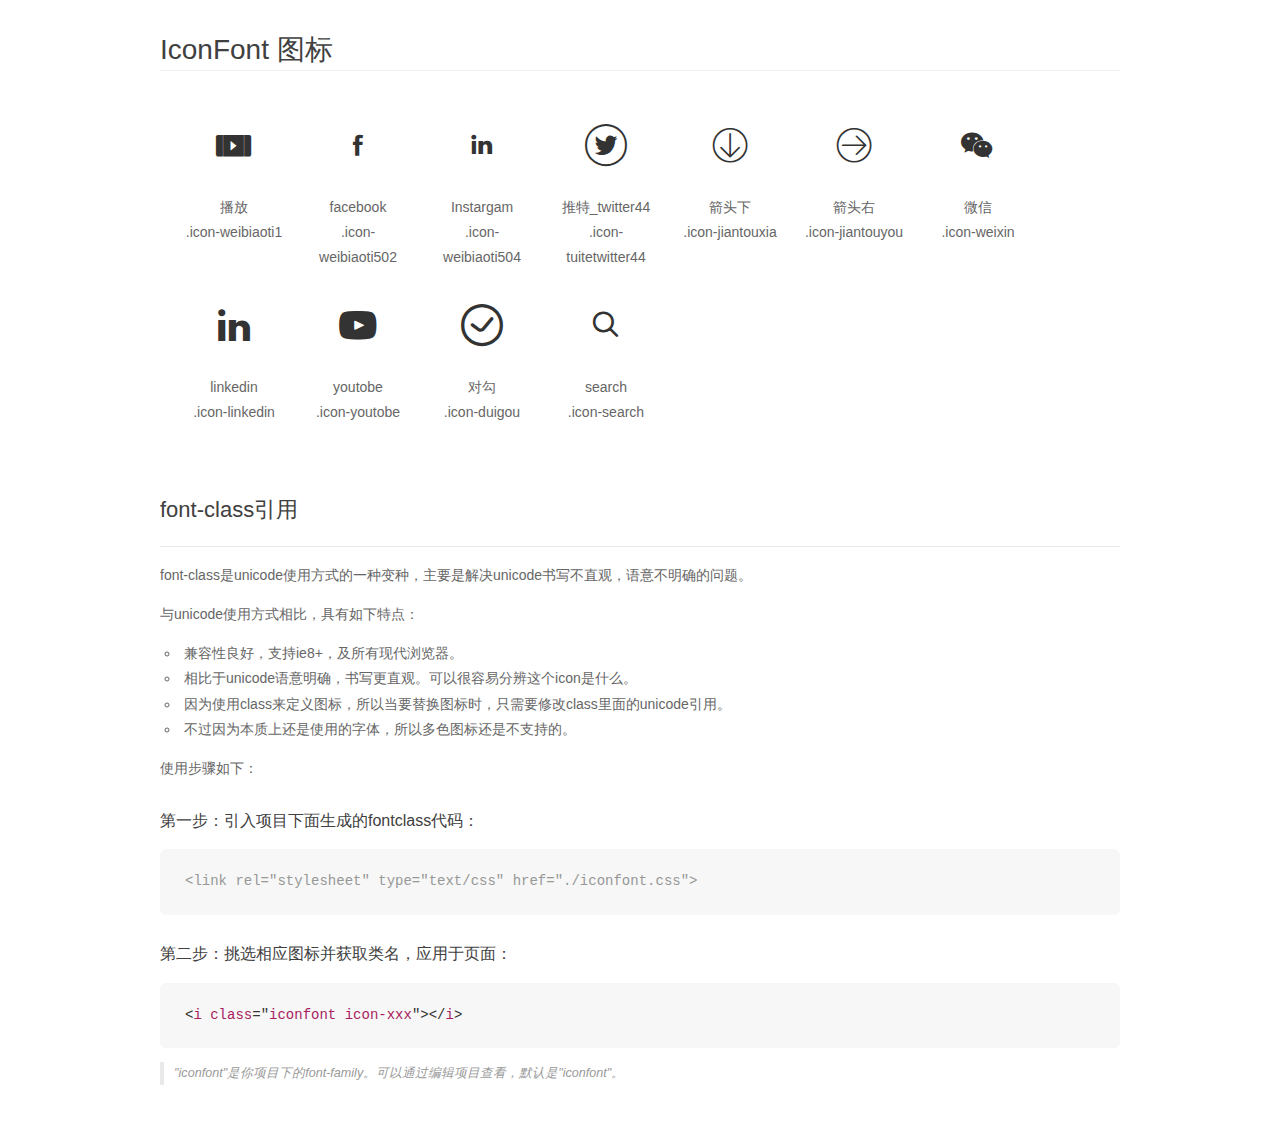
<file: font/demo_fontclass.html>
<!DOCTYPE html>
<html>
<head>
    <meta charset="utf-8"/>
    <title>IconFont</title>
    <link rel="stylesheet" href="demo.css">
    <link rel="stylesheet" href="iconfont.css">
</head>
<body>
    <div class="main markdown">
        <h1>IconFont 图标</h1>
        <ul class="icon_lists clear">
            
                <li>
                <i class="icon iconfont icon-weibiaoti1"></i>
                    <div class="name">播放</div>
                    <div class="fontclass">.icon-weibiaoti1</div>
                </li>
            
                <li>
                <i class="icon iconfont icon-weibiaoti502"></i>
                    <div class="name">facebook</div>
                    <div class="fontclass">.icon-weibiaoti502</div>
                </li>
            
                <li>
                <i class="icon iconfont icon-weibiaoti504"></i>
                    <div class="name">Instargam</div>
                    <div class="fontclass">.icon-weibiaoti504</div>
                </li>
            
                <li>
                <i class="icon iconfont icon-tuitetwitter44"></i>
                    <div class="name">推特_twitter44</div>
                    <div class="fontclass">.icon-tuitetwitter44</div>
                </li>
            
                <li>
                <i class="icon iconfont icon-jiantouxia"></i>
                    <div class="name">箭头下</div>
                    <div class="fontclass">.icon-jiantouxia</div>
                </li>
            
                <li>
                <i class="icon iconfont icon-jiantouyou"></i>
                    <div class="name">箭头右</div>
                    <div class="fontclass">.icon-jiantouyou</div>
                </li>
            
                <li>
                <i class="icon iconfont icon-weixin"></i>
                    <div class="name">微信</div>
                    <div class="fontclass">.icon-weixin</div>
                </li>
            
                <li>
                <i class="icon iconfont icon-linkedin"></i>
                    <div class="name">linkedin</div>
                    <div class="fontclass">.icon-linkedin</div>
                </li>
            
                <li>
                <i class="icon iconfont icon-youtobe"></i>
                    <div class="name">youtobe</div>
                    <div class="fontclass">.icon-youtobe</div>
                </li>
            
                <li>
                <i class="icon iconfont icon-duigou"></i>
                    <div class="name">对勾</div>
                    <div class="fontclass">.icon-duigou</div>
                </li>
            
                <li>
                <i class="icon iconfont icon-search"></i>
                    <div class="name">search</div>
                    <div class="fontclass">.icon-search</div>
                </li>
            
        </ul>

        <h2 id="font-class-">font-class引用</h2>
        <hr>

        <p>font-class是unicode使用方式的一种变种，主要是解决unicode书写不直观，语意不明确的问题。</p>
        <p>与unicode使用方式相比，具有如下特点：</p>
        <ul>
        <li>兼容性良好，支持ie8+，及所有现代浏览器。</li>
        <li>相比于unicode语意明确，书写更直观。可以很容易分辨这个icon是什么。</li>
        <li>因为使用class来定义图标，所以当要替换图标时，只需要修改class里面的unicode引用。</li>
        <li>不过因为本质上还是使用的字体，所以多色图标还是不支持的。</li>
        </ul>
        <p>使用步骤如下：</p>
        <h3 id="-fontclass-">第一步：引入项目下面生成的fontclass代码：</h3>


        <pre><code class="lang-js hljs javascript"><span class="hljs-comment">&lt;link rel="stylesheet" type="text/css" href="./iconfont.css"&gt;</span></code></pre>
        <h3 id="-">第二步：挑选相应图标并获取类名，应用于页面：</h3>
        <pre><code class="lang-css hljs">&lt;<span class="hljs-selector-tag">i</span> <span class="hljs-selector-tag">class</span>="<span class="hljs-selector-tag">iconfont</span> <span class="hljs-selector-tag">icon-xxx</span>"&gt;&lt;/<span class="hljs-selector-tag">i</span>&gt;</code></pre>
        <blockquote>
        <p>"iconfont"是你项目下的font-family。可以通过编辑项目查看，默认是"iconfont"。</p>
        </blockquote>
    </div>
</body>
</html>
</file>
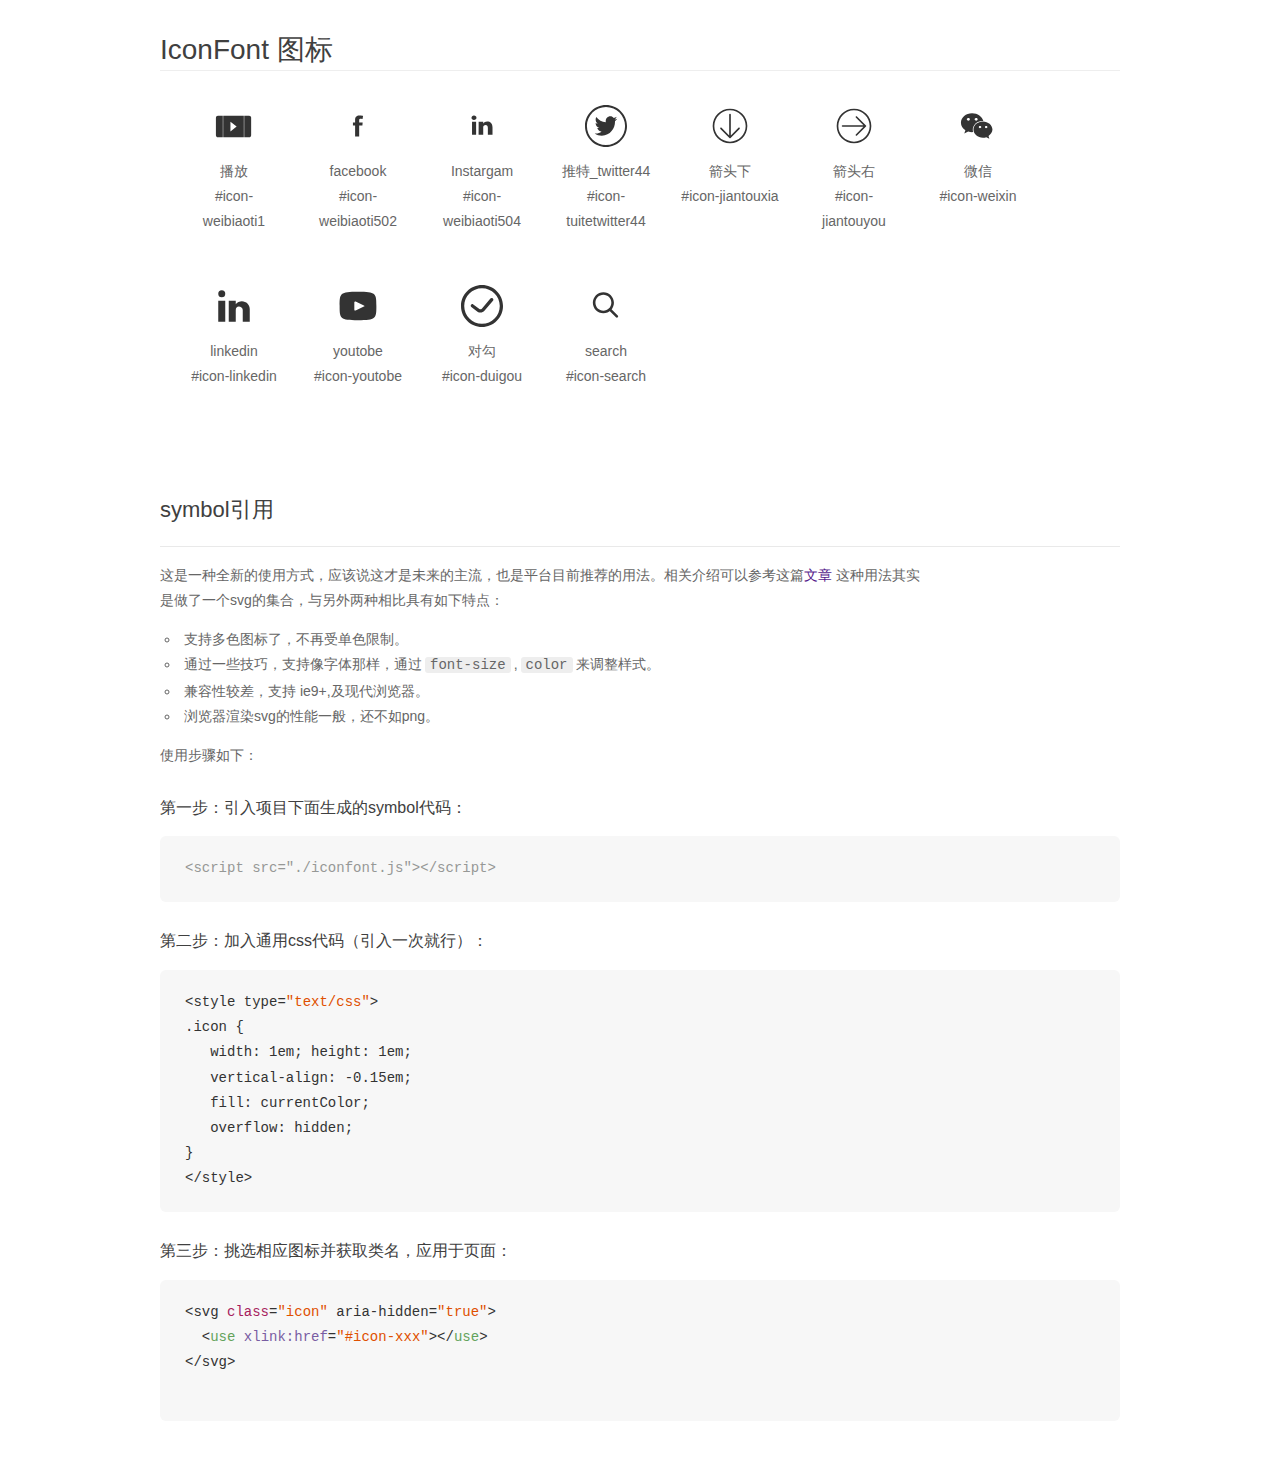
<file: font/demo_symbol.html>
<!DOCTYPE html>
<html>
<head>
    <meta charset="utf-8"/>
    <title>IconFont</title>
    <link rel="stylesheet" href="demo.css">
    <script src="iconfont.js"></script>

    <style type="text/css">
        .icon {
          /* 通过设置 font-size 来改变图标大小 */
          width: 1em; height: 1em;
          /* 图标和文字相邻时，垂直对齐 */
          vertical-align: -0.15em;
          /* 通过设置 color 来改变 SVG 的颜色/fill */
          fill: currentColor;
          /* path 和 stroke 溢出 viewBox 部分在 IE 下会显示
             normalize.css 中也包含这行 */
          overflow: hidden;
        }

    </style>
</head>
<body>
    <div class="main markdown">
        <h1>IconFont 图标</h1>
        <ul class="icon_lists clear">
            
                <li>
                    <svg class="icon" aria-hidden="true">
                        <use xlink:href="#icon-weibiaoti1"></use>
                    </svg>
                    <div class="name">播放</div>
                    <div class="fontclass">#icon-weibiaoti1</div>
                </li>
            
                <li>
                    <svg class="icon" aria-hidden="true">
                        <use xlink:href="#icon-weibiaoti502"></use>
                    </svg>
                    <div class="name">facebook</div>
                    <div class="fontclass">#icon-weibiaoti502</div>
                </li>
            
                <li>
                    <svg class="icon" aria-hidden="true">
                        <use xlink:href="#icon-weibiaoti504"></use>
                    </svg>
                    <div class="name">Instargam</div>
                    <div class="fontclass">#icon-weibiaoti504</div>
                </li>
            
                <li>
                    <svg class="icon" aria-hidden="true">
                        <use xlink:href="#icon-tuitetwitter44"></use>
                    </svg>
                    <div class="name">推特_twitter44</div>
                    <div class="fontclass">#icon-tuitetwitter44</div>
                </li>
            
                <li>
                    <svg class="icon" aria-hidden="true">
                        <use xlink:href="#icon-jiantouxia"></use>
                    </svg>
                    <div class="name">箭头下</div>
                    <div class="fontclass">#icon-jiantouxia</div>
                </li>
            
                <li>
                    <svg class="icon" aria-hidden="true">
                        <use xlink:href="#icon-jiantouyou"></use>
                    </svg>
                    <div class="name">箭头右</div>
                    <div class="fontclass">#icon-jiantouyou</div>
                </li>
            
                <li>
                    <svg class="icon" aria-hidden="true">
                        <use xlink:href="#icon-weixin"></use>
                    </svg>
                    <div class="name">微信</div>
                    <div class="fontclass">#icon-weixin</div>
                </li>
            
                <li>
                    <svg class="icon" aria-hidden="true">
                        <use xlink:href="#icon-linkedin"></use>
                    </svg>
                    <div class="name">linkedin</div>
                    <div class="fontclass">#icon-linkedin</div>
                </li>
            
                <li>
                    <svg class="icon" aria-hidden="true">
                        <use xlink:href="#icon-youtobe"></use>
                    </svg>
                    <div class="name">youtobe</div>
                    <div class="fontclass">#icon-youtobe</div>
                </li>
            
                <li>
                    <svg class="icon" aria-hidden="true">
                        <use xlink:href="#icon-duigou"></use>
                    </svg>
                    <div class="name">对勾</div>
                    <div class="fontclass">#icon-duigou</div>
                </li>
            
                <li>
                    <svg class="icon" aria-hidden="true">
                        <use xlink:href="#icon-search"></use>
                    </svg>
                    <div class="name">search</div>
                    <div class="fontclass">#icon-search</div>
                </li>
            
        </ul>


        <h2 id="symbol-">symbol引用</h2>
        <hr>

        <p>这是一种全新的使用方式，应该说这才是未来的主流，也是平台目前推荐的用法。相关介绍可以参考这篇<a href="">文章</a>
        这种用法其实是做了一个svg的集合，与另外两种相比具有如下特点：</p>
        <ul>
          <li>支持多色图标了，不再受单色限制。</li>
          <li>通过一些技巧，支持像字体那样，通过<code>font-size</code>,<code>color</code>来调整样式。</li>
          <li>兼容性较差，支持 ie9+,及现代浏览器。</li>
          <li>浏览器渲染svg的性能一般，还不如png。</li>
        </ul>
        <p>使用步骤如下：</p>
        <h3 id="-symbol-">第一步：引入项目下面生成的symbol代码：</h3>
        <pre><code class="lang-js hljs javascript"><span class="hljs-comment">&lt;script src="./iconfont.js"&gt;&lt;/script&gt;</span></code></pre>
        <h3 id="-css-">第二步：加入通用css代码（引入一次就行）：</h3>
        <pre><code class="lang-js hljs javascript">&lt;style type=<span class="hljs-string">"text/css"</span>&gt;
.icon {
   width: <span class="hljs-number">1</span>em; height: <span class="hljs-number">1</span>em;
   vertical-align: <span class="hljs-number">-0.15</span>em;
   fill: currentColor;
   overflow: hidden;
}
&lt;<span class="hljs-regexp">/style&gt;</span></code></pre>
        <h3 id="-">第三步：挑选相应图标并获取类名，应用于页面：</h3>
        <pre><code class="lang-js hljs javascript">&lt;svg <span class="hljs-class"><span class="hljs-keyword">class</span></span>=<span class="hljs-string">"icon"</span> aria-hidden=<span class="hljs-string">"true"</span>&gt;<span class="xml"><span class="hljs-tag">
  &lt;<span class="hljs-name">use</span> <span class="hljs-attr">xlink:href</span>=<span class="hljs-string">"#icon-xxx"</span>&gt;</span><span class="hljs-tag">&lt;/<span class="hljs-name">use</span>&gt;</span>
</span>&lt;<span class="hljs-regexp">/svg&gt;
        </span></code></pre>
    </div>
</body>
</html>
</file>
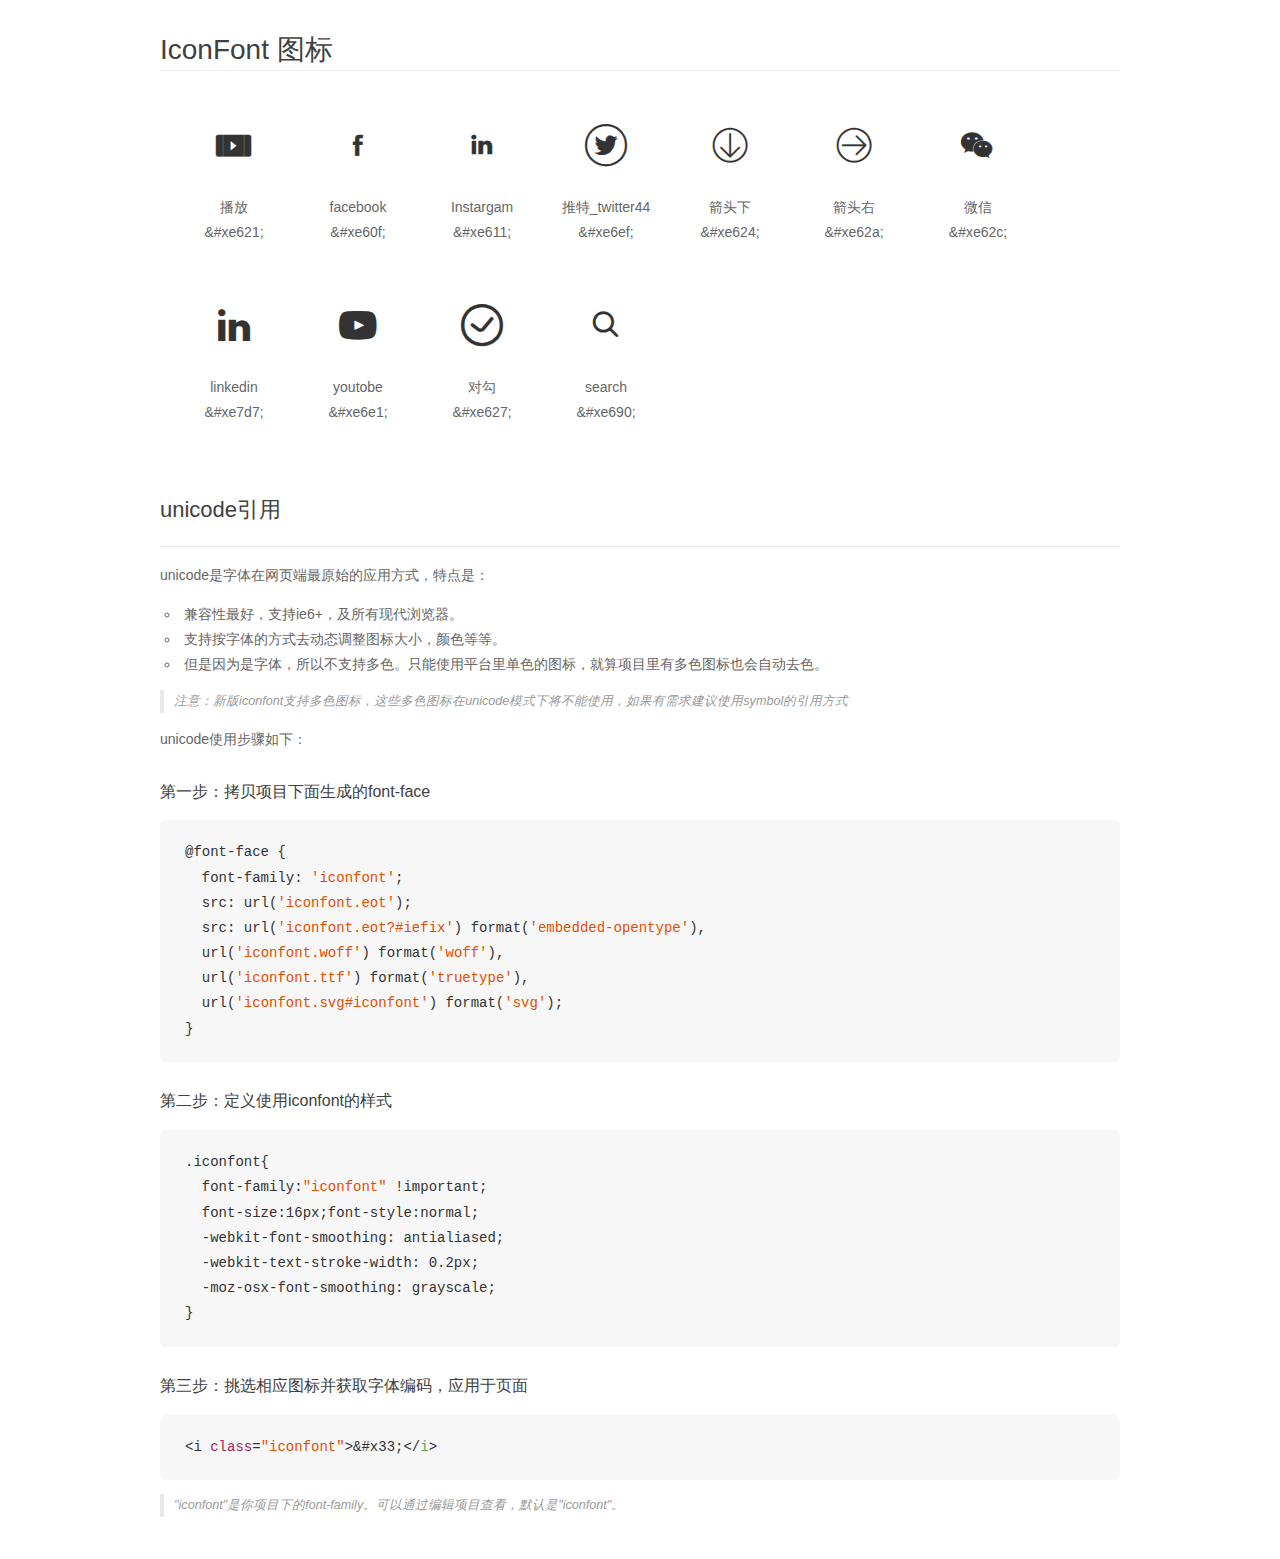
<file: font/demo_unicode.html>
<!DOCTYPE html>
<html>
<head>
    <meta charset="utf-8"/>
    <title>IconFont</title>
    <link rel="stylesheet" href="demo.css">

    <style type="text/css">

        @font-face {font-family: "iconfont";
          src: url('iconfont.eot'); /* IE9*/
          src: url('iconfont.eot#iefix') format('embedded-opentype'), /* IE6-IE8 */
          url('iconfont.woff') format('woff'), /* chrome, firefox */
          url('iconfont.ttf') format('truetype'), /* chrome, firefox, opera, Safari, Android, iOS 4.2+*/
          url('iconfont.svg#iconfont') format('svg'); /* iOS 4.1- */
        }

        .iconfont {
          font-family:"iconfont" !important;
          font-size:16px;
          font-style:normal;
          -webkit-font-smoothing: antialiased;
          -webkit-text-stroke-width: 0.2px;
          -moz-osx-font-smoothing: grayscale;
        }

    </style>
</head>
<body>
    <div class="main markdown">
        <h1>IconFont 图标</h1>
        <ul class="icon_lists clear">
            
                <li>
                <i class="icon iconfont">&#xe621;</i>
                    <div class="name">播放</div>
                    <div class="code">&amp;#xe621;</div>
                </li>
            
                <li>
                <i class="icon iconfont">&#xe60f;</i>
                    <div class="name">facebook</div>
                    <div class="code">&amp;#xe60f;</div>
                </li>
            
                <li>
                <i class="icon iconfont">&#xe611;</i>
                    <div class="name">Instargam</div>
                    <div class="code">&amp;#xe611;</div>
                </li>
            
                <li>
                <i class="icon iconfont">&#xe6ef;</i>
                    <div class="name">推特_twitter44</div>
                    <div class="code">&amp;#xe6ef;</div>
                </li>
            
                <li>
                <i class="icon iconfont">&#xe624;</i>
                    <div class="name">箭头下</div>
                    <div class="code">&amp;#xe624;</div>
                </li>
            
                <li>
                <i class="icon iconfont">&#xe62a;</i>
                    <div class="name">箭头右</div>
                    <div class="code">&amp;#xe62a;</div>
                </li>
            
                <li>
                <i class="icon iconfont">&#xe62c;</i>
                    <div class="name">微信</div>
                    <div class="code">&amp;#xe62c;</div>
                </li>
            
                <li>
                <i class="icon iconfont">&#xe7d7;</i>
                    <div class="name">linkedin</div>
                    <div class="code">&amp;#xe7d7;</div>
                </li>
            
                <li>
                <i class="icon iconfont">&#xe6e1;</i>
                    <div class="name">youtobe</div>
                    <div class="code">&amp;#xe6e1;</div>
                </li>
            
                <li>
                <i class="icon iconfont">&#xe627;</i>
                    <div class="name">对勾</div>
                    <div class="code">&amp;#xe627;</div>
                </li>
            
                <li>
                <i class="icon iconfont">&#xe690;</i>
                    <div class="name">search</div>
                    <div class="code">&amp;#xe690;</div>
                </li>
            
        </ul>
        <h2 id="unicode-">unicode引用</h2>
        <hr>

        <p>unicode是字体在网页端最原始的应用方式，特点是：</p>
        <ul>
        <li>兼容性最好，支持ie6+，及所有现代浏览器。</li>
        <li>支持按字体的方式去动态调整图标大小，颜色等等。</li>
        <li>但是因为是字体，所以不支持多色。只能使用平台里单色的图标，就算项目里有多色图标也会自动去色。</li>
        </ul>
        <blockquote>
        <p>注意：新版iconfont支持多色图标，这些多色图标在unicode模式下将不能使用，如果有需求建议使用symbol的引用方式</p>
        </blockquote>
        <p>unicode使用步骤如下：</p>
        <h3 id="-font-face">第一步：拷贝项目下面生成的font-face</h3>
        <pre><code class="lang-js hljs javascript">@font-face {
  font-family: <span class="hljs-string">'iconfont'</span>;
  src: url(<span class="hljs-string">'iconfont.eot'</span>);
  src: url(<span class="hljs-string">'iconfont.eot?#iefix'</span>) format(<span class="hljs-string">'embedded-opentype'</span>),
  url(<span class="hljs-string">'iconfont.woff'</span>) format(<span class="hljs-string">'woff'</span>),
  url(<span class="hljs-string">'iconfont.ttf'</span>) format(<span class="hljs-string">'truetype'</span>),
  url(<span class="hljs-string">'iconfont.svg#iconfont'</span>) format(<span class="hljs-string">'svg'</span>);
}
</code></pre>
        <h3 id="-iconfont-">第二步：定义使用iconfont的样式</h3>
        <pre><code class="lang-js hljs javascript">.iconfont{
  font-family:<span class="hljs-string">"iconfont"</span> !important;
  font-size:<span class="hljs-number">16</span>px;font-style:normal;
  -webkit-font-smoothing: antialiased;
  -webkit-text-stroke-width: <span class="hljs-number">0.2</span>px;
  -moz-osx-font-smoothing: grayscale;
}
</code></pre>
        <h3 id="-">第三步：挑选相应图标并获取字体编码，应用于页面</h3>
        <pre><code class="lang-js hljs javascript">&lt;i <span class="hljs-class"><span class="hljs-keyword">class</span></span>=<span class="hljs-string">"iconfont"</span>&gt;&amp;#x33;<span class="xml"><span class="hljs-tag">&lt;/<span class="hljs-name">i</span>&gt;</span></span></code></pre>

        <blockquote>
        <p>"iconfont"是你项目下的font-family。可以通过编辑项目查看，默认是"iconfont"。</p>
        </blockquote>
    </div>


</body>
</html>
</file>
<file: font/iconfont.css>
@font-face {font-family: "iconfont";
  src: url('iconfont.eot?t=1526614650869'); /* IE9*/
  src: url('iconfont.eot?t=1526614650869#iefix') format('embedded-opentype'), /* IE6-IE8 */
  url('[data-uri]') format('woff'),
  url('iconfont.ttf?t=1526614650869') format('truetype'), /* chrome, firefox, opera, Safari, Android, iOS 4.2+*/
  url('iconfont.svg?t=1526614650869#iconfont') format('svg'); /* iOS 4.1- */
}

.iconfont {
  font-family:"iconfont" !important;
  font-size:16px;
  font-style:normal;
  -webkit-font-smoothing: antialiased;
  -moz-osx-font-smoothing: grayscale;
}

.icon-weibiaoti1:before { content: "\e621"; }

.icon-weibiaoti502:before { content: "\e60f"; }

.icon-weibiaoti504:before { content: "\e611"; }

.icon-tuitetwitter44:before { content: "\e6ef"; }

.icon-jiantouxia:before { content: "\e624"; }

.icon-jiantouyou:before { content: "\e62a"; }

.icon-weixin:before { content: "\e62c"; }

.icon-linkedin:before { content: "\e7d7"; }

.icon-youtobe:before { content: "\e6e1"; }

.icon-duigou:before { content: "\e627"; }

.icon-search:before { content: "\e690"; }
</file>
<file: font/demo.css>
*{margin: 0;padding: 0;list-style: none;}
/*
KISSY CSS Reset
理念：1. reset 的目的不是清除浏览器的默认样式，这仅是部分工作。清除和重置是紧密不可分的。
2. reset 的目的不是让默认样式在所有浏览器下一致，而是减少默认样式有可能带来的问题。
3. reset 期望提供一套普适通用的基础样式。但没有银弹，推荐根据具体需求，裁剪和修改后再使用。
特色：1. 适应中文；2. 基于最新主流浏览器。
维护：玉伯<lifesinger@gmail.com>, 正淳<ragecarrier@gmail.com>
 */

/** 清除内外边距 **/
body, h1, h2, h3, h4, h5, h6, hr, p, blockquote, /* structural elements 结构元素 */
dl, dt, dd, ul, ol, li, /* list elements 列表元素 */
pre, /* text formatting elements 文本格式元素 */
form, fieldset, legend, button, input, textarea, /* form elements 表单元素 */
th, td /* table elements 表格元素 */ {
  margin: 0;
  padding: 0;
}

/** 设置默认字体 **/
body,
button, input, select, textarea /* for ie */ {
  font: 12px/1.5 tahoma, arial, \5b8b\4f53, sans-serif;
}
h1, h2, h3, h4, h5, h6 { font-size: 100%; }
address, cite, dfn, em, var { font-style: normal; } /* 将斜体扶正 */
code, kbd, pre, samp { font-family: courier new, courier, monospace; } /* 统一等宽字体 */
small { font-size: 12px; } /* 小于 12px 的中文很难阅读，让 small 正常化 */

/** 重置列表元素 **/
ul, ol { list-style: none; }

/** 重置文本格式元素 **/
a { text-decoration: none; }
a:hover { text-decoration: underline; }


/** 重置表单元素 **/
legend { color: #000; } /* for ie6 */
fieldset, img { border: 0; } /* img 搭车：让链接里的 img 无边框 */
button, input, select, textarea { font-size: 100%; } /* 使得表单元素在 ie 下能继承字体大小 */
/* 注：optgroup 无法扶正 */

/** 重置表格元素 **/
table { border-collapse: collapse; border-spacing: 0; }

/* 清除浮动 */
.ks-clear:after, .clear:after {
  content: '\20';
  display: block;
  height: 0;
  clear: both;
}
.ks-clear, .clear {
  *zoom: 1;
}

.main {
  padding: 30px 100px;
width: 960px;
margin: 0 auto;
}
.main h1{font-size:36px; color:#333; text-align:left;margin-bottom:30px; border-bottom: 1px solid #eee;}

.helps{margin-top:40px;}
.helps pre{
  padding:20px;
  margin:10px 0;
  border:solid 1px #e7e1cd;
  background-color: #fffdef;
  overflow: auto;
}

.icon_lists{
  width: 100% !important;

}

.icon_lists li{
  float:left;
  width: 100px;
  height:180px;
  text-align: center;
  list-style: none !important;
}
.icon_lists .icon{
  font-size: 42px;
  line-height: 100px;
  margin: 10px 0;
  color:#333;
  -webkit-transition: font-size 0.25s ease-out 0s;
  -moz-transition: font-size 0.25s ease-out 0s;
  transition: font-size 0.25s ease-out 0s;

}
.icon_lists .icon:hover{
  font-size: 100px;
}



.markdown {
  color: #666;
  font-size: 14px;
  line-height: 1.8;
}

.highlight {
  line-height: 1.5;
}

.markdown img {
  vertical-align: middle;
  max-width: 100%;
}

.markdown h1 {
  color: #404040;
  font-weight: 500;
  line-height: 40px;
  margin-bottom: 24px;
}

.markdown h2,
.markdown h3,
.markdown h4,
.markdown h5,
.markdown h6 {
  color: #404040;
  margin: 1.6em 0 0.6em 0;
  font-weight: 500;
  clear: both;
}

.markdown h1 {
  font-size: 28px;
}

.markdown h2 {
  font-size: 22px;
}

.markdown h3 {
  font-size: 16px;
}

.markdown h4 {
  font-size: 14px;
}

.markdown h5 {
  font-size: 12px;
}

.markdown h6 {
  font-size: 12px;
}

.markdown hr {
  height: 1px;
  border: 0;
  background: #e9e9e9;
  margin: 16px 0;
  clear: both;
}

.markdown p,
.markdown pre {
  margin: 1em 0;
}

.markdown > p,
.markdown > blockquote,
.markdown > .highlight,
.markdown > ol,
.markdown > ul {
  width: 80%;
}

.markdown ul > li {
  list-style: circle;
}

.markdown > ul li,
.markdown blockquote ul > li {
  margin-left: 20px;
  padding-left: 4px;
}

.markdown > ul li p,
.markdown > ol li p {
  margin: 0.6em 0;
}

.markdown ol > li {
  list-style: decimal;
}

.markdown > ol li,
.markdown blockquote ol > li {
  margin-left: 20px;
  padding-left: 4px;
}

.markdown code {
  margin: 0 3px;
  padding: 0 5px;
  background: #eee;
  border-radius: 3px;
}

.markdown pre {
  border-radius: 6px;
  background: #f7f7f7;
  padding: 20px;
}

.markdown pre code {
  border: none;
  background: #f7f7f7;
  margin: 0;
}

.markdown strong,
.markdown b {
  font-weight: 600;
}

.markdown > table {
  border-collapse: collapse;
  border-spacing: 0px;
  empty-cells: show;
  border: 1px solid #e9e9e9;
  width: 95%;
  margin-bottom: 24px;
}

.markdown > table th {
  white-space: nowrap;
  color: #333;
  font-weight: 600;

}

.markdown > table th,
.markdown > table td {
  border: 1px solid #e9e9e9;
  padding: 8px 16px;
  text-align: left;
}

.markdown > table th {
  background: #F7F7F7;
}

.markdown blockquote {
  font-size: 90%;
  color: #999;
  border-left: 4px solid #e9e9e9;
  padding-left: 0.8em;
  margin: 1em 0;
  font-style: italic;
}

.markdown blockquote p {
  margin: 0;
}

.markdown .anchor {
  opacity: 0;
  transition: opacity 0.3s ease;
  margin-left: 8px;
}

.markdown .waiting {
  color: #ccc;
}

.markdown h1:hover .anchor,
.markdown h2:hover .anchor,
.markdown h3:hover .anchor,
.markdown h4:hover .anchor,
.markdown h5:hover .anchor,
.markdown h6:hover .anchor {
  opacity: 1;
  display: inline-block;
}

.markdown > br,
.markdown > p > br {
  clear: both;
}


.hljs {
  display: block;
  background: white;
  padding: 0.5em;
  color: #333333;
  overflow-x: auto;
}

.hljs-comment,
.hljs-meta {
  color: #969896;
}

.hljs-string,
.hljs-variable,
.hljs-template-variable,
.hljs-strong,
.hljs-emphasis,
.hljs-quote {
  color: #df5000;
}

.hljs-keyword,
.hljs-selector-tag,
.hljs-type {
  color: #a71d5d;
}

.hljs-literal,
.hljs-symbol,
.hljs-bullet,
.hljs-attribute {
  color: #0086b3;
}

.hljs-section,
.hljs-name {
  color: #63a35c;
}

.hljs-tag {
  color: #333333;
}

.hljs-title,
.hljs-attr,
.hljs-selector-id,
.hljs-selector-class,
.hljs-selector-attr,
.hljs-selector-pseudo {
  color: #795da3;
}

.hljs-addition {
  color: #55a532;
  background-color: #eaffea;
}

.hljs-deletion {
  color: #bd2c00;
  background-color: #ffecec;
}

.hljs-link {
  text-decoration: underline;
}

pre{
  background: #fff;
}
</file>
